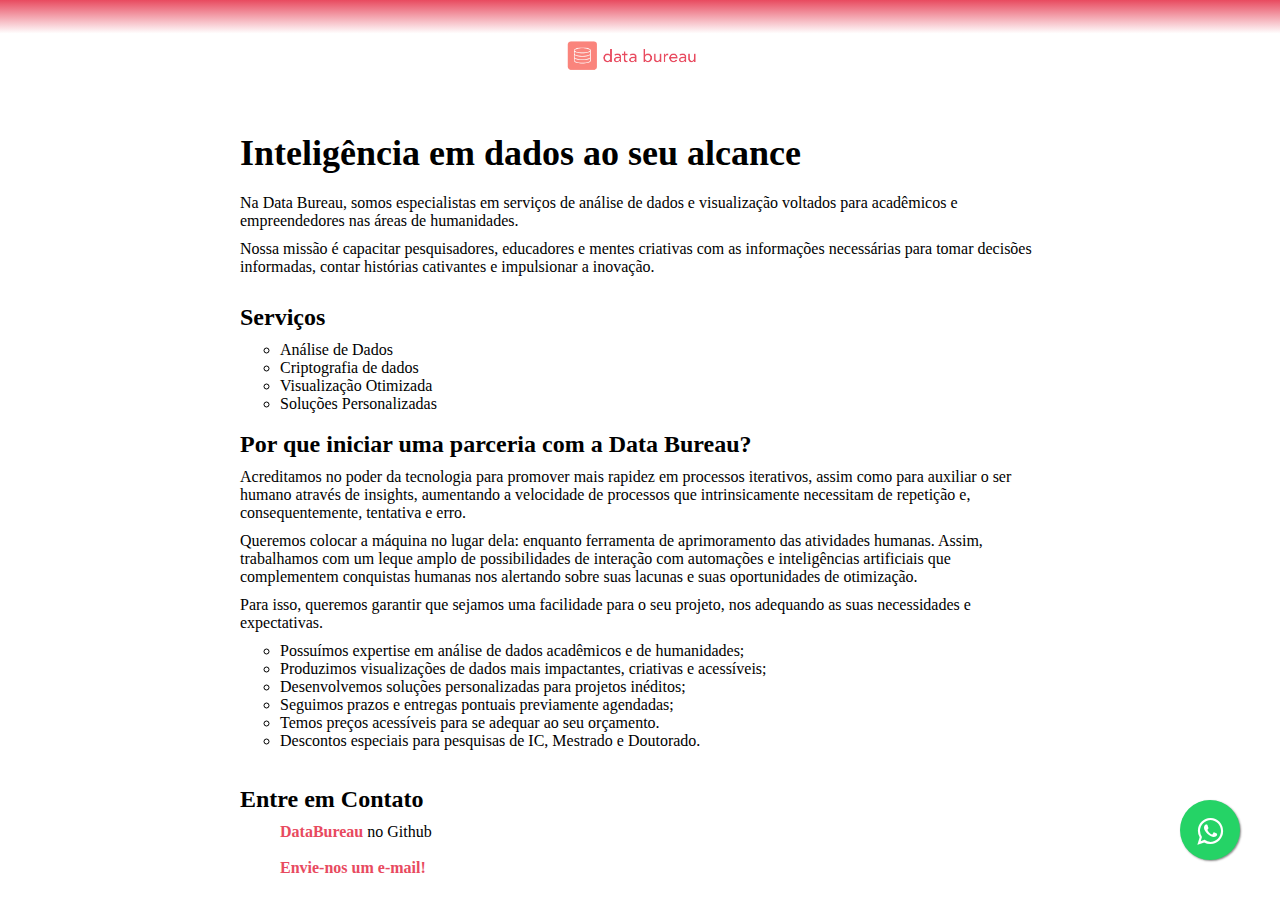
<file: index.html>
<!DOCTYPE html>
<html>
<head>
    <meta charset="UTF-8">
    <title>Data Bureau Inteligência em Dados</title>
    <!-- Link to CSS -->
    <link rel="stylesheet" type="text/css" href="main.css">
    <!--Link to JavaScript -->
    <script type="text/javascript" src="main.js"></script>
</head>
<body>
    <header>
        <nav>
            <img src="logo.png" alt="Logotipo da Data Bureau" class="logo">
            <!-- <ul>
                <li><a href="#">Home</a></li>
                <li><a href="#">Sobre Nós</a></li>
                <li><a href="#">Serviços</a></li>
                <li><a href="#">Contato</a></li>
            </ul> -->
        </nav>
    </header>
    <main>
        <h1>Inteligência em dados ao seu alcance</h1>
        <section>
            <p>
                Na Data Bureau, somos especialistas em serviços de análise de dados e visualização voltados para acadêmicos e empreendedores nas áreas de humanidades. 
            </p>
            <p>
                Nossa missão é capacitar pesquisadores, educadores e mentes criativas com as informações necessárias para tomar decisões informadas, contar histórias cativantes e impulsionar a inovação.
            </p>
        </section>
        <br>
        <section>
            <h2>Serviços</h2>
            <ul>
                <li>Análise de Dados</li>
                <li>Criptografia de dados</li>
                <li>Visualização Otimizada</li>
                <li>Soluções Personalizadas</li>
            </ul>
        </section>
        <br>
        <section>
            <h2>Por que iniciar uma parceria com a Data Bureau?</h2>
            <p>
                Acreditamos no poder da tecnologia para promover mais rapidez em processos iterativos, assim como para auxiliar o ser humano através de insights, aumentando a velocidade de processos que intrinsicamente necessitam de repetição e, consequentemente, tentativa e erro. 
            </p>
            <p>
                Queremos colocar a máquina no lugar dela: enquanto ferramenta de aprimoramento das atividades humanas. Assim, trabalhamos com um leque amplo de possibilidades de interação com automações e inteligências artificiais que complementem conquistas humanas nos alertando sobre suas lacunas e suas oportunidades de otimização.
            </p>
            <p>
                Para isso, queremos garantir que sejamos uma facilidade para o seu projeto, nos adequando as suas necessidades e expectativas.
            </p>
            <ul>
                <li>Possuímos expertise em análise de dados acadêmicos e de humanidades;</li>
                <li>Produzimos visualizações de dados mais impactantes, criativas e acessíveis;</li>
                <li>Desenvolvemos soluções personalizadas para projetos inéditos;</li>
                <li>Seguimos prazos e entregas pontuais previamente agendadas;</li>
                <li>Temos preços acessíveis para se adequar ao seu orçamento.</li>
                <li>Descontos especiais para pesquisas de IC, Mestrado e Doutorado.</li>
            </ul>
        <br>
        </section>
        <br/>
        <section>
            <h2>Entre em Contato</h2>
            <ul class="lista-contato">
                <li><a class="link" href="https://github.com/data-bureau">DataBureau</a> no Github</li>
                <br>
                <li><a href="mailto:ox-fandom.0e@icloud.com">Envie-nos um e-mail!</a></li>
            </ul>
        </section>
    </main>

    <footer>
        <link rel="stylesheet" href="https://maxcdn.bootstrapcdn.com/font-awesome/4.5.0/css/font-awesome.min.css">
        <a href="https://wa.me/5511999998888?text=Olá%20como%20vai" class="zap-icon" target="_blank">
        <i style="margin-top:16px" class="fa fa-whatsapp"></i>
        </a>
    </footer>
</body>
</html>
</file>
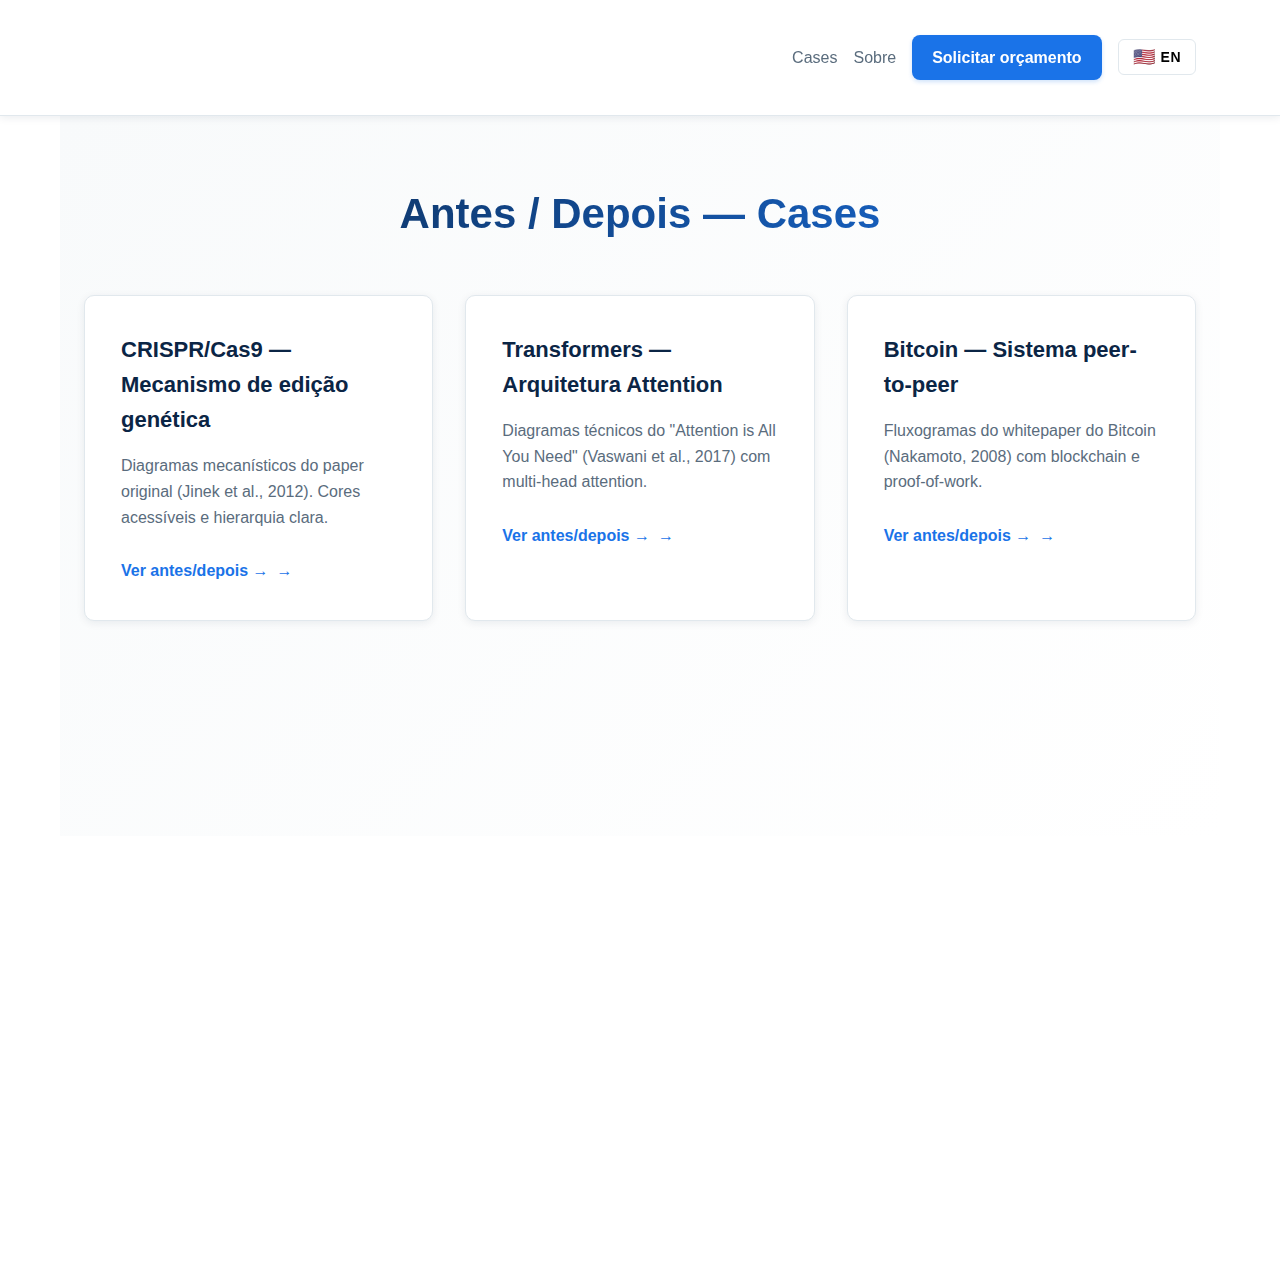
<file: cases/index.html>
<!DOCTYPE html>
<html lang="pt">
<head>
  <meta charset="utf-8">
  <meta name="viewport" content="width=device-width,initial-scale=1">
  <title>Cases — Data Bureau</title>
  <link rel="stylesheet" href="../assets/css/styles.css">
</head>
<body>
  <div id="header-placeholder"></div>
  
  <main class="container cases-list">
    <h1>Antes / Depois — Cases</h1>
    <div class="cards">
      <article class="card">
        <h3>CRISPR/Cas9 — Mecanismo de edição genética</h3>
        <p>Diagramas mecanísticos do paper original (Jinek et al., 2012). Cores acessíveis e hierarquia clara.</p>
        <a href="crispr.html">Ver antes/depois →</a>
      </article>

      <article class="card">
        <h3>Transformers — Arquitetura Attention</h3>
        <p>Diagramas técnicos do "Attention is All You Need" (Vaswani et al., 2017) com multi-head attention.</p>
        <a href="transformers.html">Ver antes/depois →</a>
      </article>

      <article class="card">
        <h3>Bitcoin — Sistema peer-to-peer</h3>
        <p>Fluxogramas do whitepaper do Bitcoin (Nakamoto, 2008) com blockchain e proof-of-work.</p>
        <a href="bitcoin.html">Ver antes/depois →</a>
      </article>
    </div>
  </main>
  
  <div id="footer-placeholder"></div>
  
  <script src="../assets/js/components.js"></script>
  <script src="../assets/js/main.js"></script>
</body>
</html>
</file>
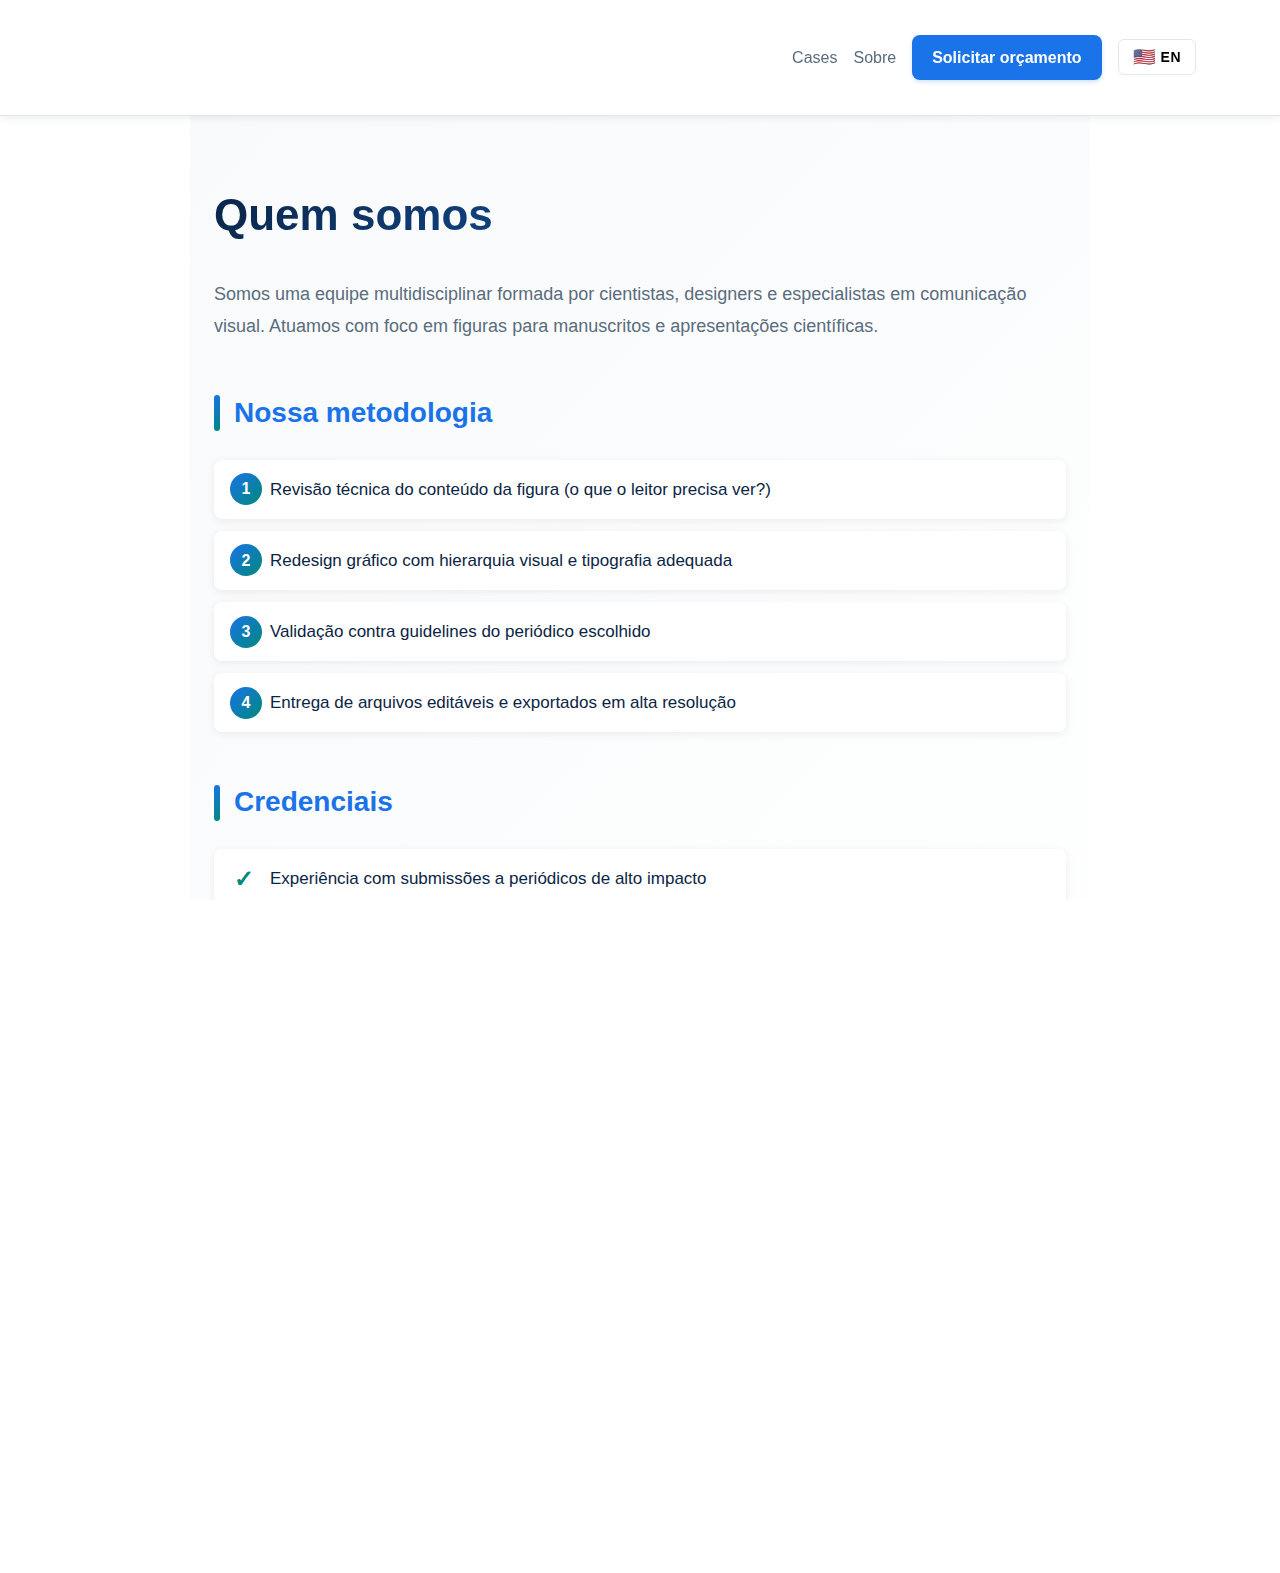
<file: about.html>
<!DOCTYPE html>
<html lang="pt">
<head>
  <meta charset="utf-8">
  <meta name="viewport" content="width=device-width,initial-scale=1">
  <title>Sobre — Data Bureau</title>
  <meta name="description" content="Equipe especializada em ciência e design que prepara figuras para publicações científicas.">
  <link rel="stylesheet" href="assets/css/styles.css">
  <link rel="canonical" href="/about.html">
  <meta property="og:title" content="Sobre — Data Bureau">
  <meta property="og:description" content="Equipe especializada em ciência e design que prepara figuras para publicações científicas.">
  <meta property="og:image" content="/assets/og-about.svg">
  <meta name="twitter:card" content="summary_large_image">
</head>
<body>
  <div id="header-placeholder"></div>
  
  <main class="container about">
    <h1 data-i18n="about.title">Quem somos</h1>
    <p data-i18n="about.p1">Somos uma equipe multidisciplinar formada por cientistas, designers e especialistas em comunicação visual. </br> Atuamos com foco em figuras para manuscritos e apresentações científicas.</p>
    <h2 data-i18n="about.method.title">Nossa metodologia</h2>
    <ol>
      <li data-i18n="about.method.1">Revisão técnica do conteúdo da figura (o que o leitor precisa ver?)</li>
      <li data-i18n="about.method.2">Redesign gráfico com hierarquia visual e tipografia adequada</li>
      <li data-i18n="about.method.3">Validação contra guidelines do periódico escolhido</li>
      <li data-i18n="about.method.4">Entrega de arquivos editáveis e exportados em alta resolução</li>
    </ol>
    <h2 data-i18n="about.creds.title">Credenciais</h2>
    <ul>
      <li data-i18n="about.creds.1">Experiência com submissões a periódicos de alto impacto</li>
      <li data-i18n="about.creds.2">Trabalho com paletas acessíveis e testes de daltonismo</li>
      <li data-i18n="about.creds.3">Prazos e entregas versáteis para reuniões e revisões</li>
    </ul>
  </main>
  
  <div id="footer-placeholder"></div>
  
  <script src="assets/js/components.js"></script>
  <script src="assets/js/main.js"></script>
</body>
</html>
</file>
<file: assets/css/styles.css>
/* Data Bureau — Modern Scientific Visualization Site */
:root{
  --bg:#ffffff;
  --ink:#0b2545;
  --muted:#5a6c7d;
  --accent:#1a73e8;
  --accent-hover:#1557b0;
  --secondary:#00897b;
  --secondary-hover:#00695c;
  --danger:#d32f2f;
  --card-bg:#f8fafb;
  --border:#e1e8ed;
  --shadow:0 2px 8px rgba(11,37,69,0.08);
  --shadow-lg:0 8px 24px rgba(11,37,69,0.12);
  --radius:10px;
}

*{box-sizing:border-box;margin:0;padding:0}
html{
  font-size:16px;
  -webkit-text-size-adjust:100%;
  -webkit-font-smoothing:antialiased;
  -moz-osx-font-smoothing:grayscale;
}
html,body{height:100%;overflow-x:hidden}
body{
  font-family: 'Inter', -apple-system, BlinkMacSystemFont, "Segoe UI", Roboto, "Helvetica Neue", Arial, sans-serif;
  color:var(--ink);
  background:var(--bg);
  line-height:1.6;
  font-size:16px;
  min-width:320px;
}

img{
  max-width:100%;
  height:auto;
  display:block;
}

.container{
  max-width:1160px;
  margin:0 auto;
  padding:32px 24px;
  width:100%;
}

/* Header & Navigation */
.site-header{
  background:#fff;
  border-bottom:1px solid var(--border);
  position:sticky;
  top:0;
  z-index:100;
  box-shadow:var(--shadow);
}
.nav{display:flex;align-items:center;justify-content:space-between;padding:16px 24px}
.brand{display:flex;align-items:center;gap:12px;text-decoration:none;color:var(--ink);font-weight:600}
.logo{width:180px;height:auto}
.nav-actions{display:flex;gap:16px;align-items:center}
.nav-link{
  color:var(--muted);
  text-decoration:none;
  font-weight:500;
  transition:color 0.2s;
}
.nav-link:hover{color:var(--accent)}
.nav-cta{
  background:var(--accent);
  color:#fff;
  padding:10px 20px;
  border-radius:8px;
  text-decoration:none;
  font-weight:600;
  transition:all 0.2s;
  box-shadow:0 2px 4px rgba(26,115,232,0.2);
}
.nav-cta:hover{
  background:var(--accent-hover);
  transform:translateY(-1px);
  box-shadow:0 4px 8px rgba(26,115,232,0.3);
}
.lang-toggle{
  background:transparent;
  border:1px solid var(--border);
  padding:8px 14px;
  border-radius:6px;
  cursor:pointer;
  font-weight:500;
  transition:all 0.2s;
  display:inline-flex;
  align-items:center;
  gap:6px;
  font-size:14px;
}
.lang-toggle:hover{
  border-color:var(--accent);
  color:var(--accent);
  transform:translateY(-1px);
}
.lang-icon{
  font-size:18px;
  line-height:1;
}
.lang-text{
  font-weight:600;
  letter-spacing:0.5px;
}

/* Footer language toggle - light colors */
.lang-toggle-footer{
  background:rgba(255,255,255,0.1);
  border:2px solid rgba(255,255,255,0.3);
  color:#fff;
  padding:10px 16px;
  backdrop-filter:blur(8px);
}
.lang-toggle-footer:hover{
  background:rgba(255,255,255,0.2);
  border-color:#fff;
  color:#fff;
  transform:translateY(-2px);
  box-shadow:0 4px 12px rgba(255,255,255,0.2);
}
.lang-toggle-footer .lang-text{
  color:#fff;
}

/* Mobile menu toggle */
.mobile-menu-toggle{
  display:none;
  flex-direction:column;
  gap:5px;
  background:transparent;
  border:none;
  cursor:pointer;
  padding:8px;
  z-index:101;
}
.mobile-menu-toggle span{
  width:25px;
  height:3px;
  background:var(--ink);
  border-radius:2px;
  transition:all 0.3s;
}
.mobile-menu-toggle.active span:nth-child(1){
  transform:rotate(45deg) translateY(8px);
}
.mobile-menu-toggle.active span:nth-child(2){
  opacity:0;
}
.mobile-menu-toggle.active span:nth-child(3){
  transform:rotate(-45deg) translateY(-8px);
}

/* Hero Section */
.hero{
  display:flex;
  gap:48px;
  align-items:center;
  padding:64px 24px;
  background:linear-gradient(135deg, #f8fafb 0%, #ffffff 100%);
}
.hero-content{flex:1}
.hero h1{
  font-size:42px;
  font-weight:700;
  margin-bottom:16px;
  line-height:1.2;
  background:linear-gradient(135deg, var(--ink) 0%, var(--accent) 100%);
  -webkit-background-clip:text;
  -webkit-text-fill-color:transparent;
  background-clip:text;
}
.lead{
  font-size:18px;
  color:var(--muted);
  margin-bottom:28px;
  line-height:1.7;
}
.cta-row{display:flex;gap:16px;flex-wrap:wrap}

/* Buttons */
.btn{
  display:inline-block;
  padding:14px 28px;
  border-radius:var(--radius);
  text-decoration:none;
  font-weight:600;
  font-size:16px;
  transition:all 0.2s;
  cursor:pointer;
  border:none;
}
.btn.primary{
  background:linear-gradient(135deg, var(--accent) 0%, #2196f3 100%);
  color:#fff;
  box-shadow:0 4px 12px rgba(26,115,232,0.3);
}
.btn.primary:hover{
  transform:translateY(-2px);
  box-shadow:0 6px 20px rgba(26,115,232,0.4);
}
.btn.secondary{
  background:#fff;
  color:var(--accent);
  border:2px solid var(--accent);
}
.btn.secondary:hover{
  background:var(--accent);
  color:#fff;
}

/* Hero Figure */
.hero-figure{
  width:460px;
  flex:0 0 460px;
  filter:drop-shadow(0 8px 24px rgba(11,37,69,0.12));
}

/* Before/After Comparison Slider */
.comparison-slider{
  width:390px;
  max-width:100%;
  height:280px;
  border-radius:12px;
  overflow:hidden;
  box-shadow:0 10px 40px rgba(11,37,69,0.15);
  position:relative;
  margin:0 auto;
}

.comparison-container{
  position:relative;
  width:100%;
  height:280px;
  overflow:hidden;
  user-select:none;
  -webkit-user-select:none;
  cursor:ew-resize;
  background:#f8f9fa;
  transition:box-shadow 0.3s ease;
}

.comparison-container:hover{
  box-shadow:inset 0 0 0 2px rgba(26,115,232,0.2);
}

/* Zoom button */
.zoom-slider-btn{
  position:absolute;
  bottom:16px;
  right:16px;
  width:36px;
  height:36px;
  background:rgba(255,255,255,0.95);
  border:2px solid #1a73e8;
  border-radius:50%;
  cursor:pointer;
  z-index:5;
  display:flex;
  align-items:center;
  justify-content:center;
  transition:all 0.2s ease;
  box-shadow:0 4px 12px rgba(11,37,69,0.2);
}

.zoom-slider-btn:hover{
  transform:scale(1.1);
  background:#1a73e8;
  color:#fff;
}

.zoom-slider-btn svg{
  width:20px;
  height:20px;
}

/* Zoom modal */
.slider-zoom-modal{
  display:none;
  position:fixed;
  top:0;
  left:0;
  width:100%;
  height:100%;
  background:rgba(11,37,69,0.95);
  z-index:9999;
  align-items:center;
  justify-content:center;
  padding:40px;
  backdrop-filter:blur(10px);
}

.slider-zoom-modal.active{
  display:flex;
}

.slider-zoom-content{
  position:relative;
  width:90%;
  max-width:1200px;
  height:80vh;
  max-height:800px;
}

.slider-zoom-close{
  position:absolute;
  top:-50px;
  right:0;
  width:40px;
  height:40px;
  background:rgba(255,255,255,0.1);
  border:2px solid #fff;
  border-radius:50%;
  color:#fff;
  font-size:24px;
  cursor:pointer;
  display:flex;
  align-items:center;
  justify-content:center;
  transition:all 0.2s ease;
}

.slider-zoom-close:hover{
  background:#fff;
  color:#0b2545;
  transform:rotate(90deg);
}

.slider-zoom-content .comparison-slider{
  width:780px;
  max-width:90vw;
  height:560px;
  max-height:80vh;
}

.slider-zoom-content .comparison-container{
  position:relative;
  width:100%;
  height:100%;
}

.slider-zoom-content .comparison-before,
.slider-zoom-content .comparison-after{
  position:absolute;
  top:0;
  left:0;
  width:100%;
  height:100%;
}

.slider-zoom-content .comparison-before{
  z-index:1;
}

.slider-zoom-content .comparison-after{
  z-index:2;
  overflow:hidden;
}

.slider-zoom-content .comparison-before svg,
.slider-zoom-content .comparison-after svg{
  width:780px !important;
  height:560px !important;
  max-width:780px;
  max-height:560px;
  min-width:780px;
  min-height:560px;
  display:block;
  position:absolute;
  top:0;
  left:0;
  object-fit:fill;
}

.slider-zoom-content .comparison-before svg{
  left:50%;
  transform:translateX(-50%);
  object-fit:contain;
}

.comparison-before,
.comparison-after{
  position:absolute;
  top:0;
  left:0;
  width:100%;
  height:280px;
}

.comparison-before{
  z-index:1;
}

.comparison-after{
  width:50%;
  z-index:2;
  overflow:hidden;
}

.comparison-before svg,
.comparison-after svg{
  width:390px !important;
  height:280px !important;
  max-width:390px;
  max-height:280px;
  min-width:390px;
  min-height:280px;
  display:block;
  position:absolute;
  top:0;
  left:0;
  object-fit:fill;
}

/* Centralizar a arte de ANTES */
.comparison-before svg{
  left:50%;
  transform:translateX(-50%);
  object-fit:contain;
}

.comparison-divider{
  position:absolute;
  top:0;
  left:50%;
  width:4px;
  height:100%;
  background:#1a73e8;
  box-shadow:0 0 10px rgba(26,115,232,0.5);
  transform:translateX(-2px);
  z-index:3;
  pointer-events:none;
}

.comparison-handle{
  position:absolute;
  top:50%;
  left:50%;
  transform:translate(-50%, -50%);
  width:48px;
  height:48px;
  cursor:ew-resize;
  z-index:4;
  pointer-events:all;
}

.comparison-handle:hover{
  transform:translate(-50%, -50%) scale(1.1);
}

.comparison-label{
  position:absolute;
  top:10px;
  padding:4px 8px;
  background:#fff;
  color:#0b2545;
  font-size:9px;
  font-weight:700;
  letter-spacing:1px;
  border-radius:3px;
  pointer-events:none;
  box-shadow:0 2px 6px rgba(11,37,69,0.3);
  border:1px solid #1a73e8;
}

.before-label{
  right:10px;
  z-index:1;
}

.after-label{
  left:10px;
  z-index:3;
}

.slider-caption{
  margin-top:16px;
  font-size:13px;
  color:var(--muted);
  font-style:italic;
  text-align:center;
  line-height:1.5;
  max-width:600px;
  margin-left:auto;
  margin-right:auto;
}

.slider-caption svg{
  opacity:0.6;
}

/* Content Sections */
section{margin:56px auto}
section h2{
  font-size:32px;
  font-weight:700;
  margin-bottom:20px;
  color:var(--ink);
}
section p{
  color:var(--muted);
  font-size:17px;
  line-height:1.7;
}

.problems,.how-it-works,.testimonials,.contact{
  background:var(--card-bg);
  border-radius:var(--radius);
  padding:48px;
  box-shadow:var(--shadow);
}

.benefits{
  list-style:none;
  margin:24px 0;
}
.benefits li{
  padding:12px 0 12px 32px;
  position:relative;
  color:var(--ink);
  font-weight:500;
}
.benefits li::before{
  content:'✓';
  position:absolute;
  left:0;
  color:var(--secondary);
  font-weight:700;
  font-size:20px;
}

.steps{
  list-style:none;
  counter-reset:step;
  margin:24px 0;
}
.steps li{
  padding:16px 0 16px 56px;
  position:relative;
  color:var(--ink);
  counter-increment:step;
}
.steps li::before{
  content:counter(step);
  position:absolute;
  left:0;
  top:12px;
  width:40px;
  height:40px;
  background:linear-gradient(135deg, var(--accent) 0%, var(--secondary) 100%);
  color:#fff;
  border-radius:50%;
  display:flex;
  align-items:center;
  justify-content:center;
  font-weight:700;
  font-size:18px;
}

/* Testimonials */
.carousel{
  background:#fff;
  padding:32px;
  border-radius:var(--radius);
  border-left:4px solid var(--accent);
  box-shadow:var(--shadow);
}
.carousel blockquote{
  margin:0;
  color:var(--muted);
  font-size:17px;
  font-style:italic;
  line-height:1.7;
}

/* Contact */
.contact{
  text-align:center;
  background:linear-gradient(135deg, #f8fafb 0%, #e8f4f8 100%);
}
.contact h2{margin-bottom:16px}
.contact p{margin-bottom:24px}
.meta-links{font-size:14px;color:var(--muted);margin-top:16px}

/* Cards for Cases */
.cases-list{
  background:linear-gradient(135deg, #f8fafb 0%, #ffffff 100%);
  min-height:80vh;
  padding:64px 24px;
}
.cases-list h1{
  font-size:42px;
  font-weight:700;
  margin-bottom:48px;
  text-align:center;
  background:linear-gradient(135deg, var(--ink) 0%, var(--accent) 100%);
  -webkit-background-clip:text;
  -webkit-text-fill-color:transparent;
  background-clip:text;
}
.cards{
  display:grid;
  grid-template-columns:repeat(auto-fit,minmax(300px,1fr));
  gap:32px;
  margin:48px 0;
  max-width:1200px;
  margin-left:auto;
  margin-right:auto;
}
.card{
  background:#fff;
  border:1px solid var(--border);
  padding:36px;
  border-radius:var(--radius);
  transition:all 0.4s cubic-bezier(0.175, 0.885, 0.32, 1.275);
  box-shadow:var(--shadow);
  position:relative;
  overflow:hidden;
}
.card::before{
  content:'';
  position:absolute;
  top:0;
  left:0;
  width:100%;
  height:4px;
  background:linear-gradient(90deg, var(--accent) 0%, var(--secondary) 100%);
  transform:scaleX(0);
  transform-origin:left;
  transition:transform 0.4s ease;
}
.card:hover::before{
  transform:scaleX(1);
}
.card:hover{
  transform:translateY(-8px) scale(1.02);
  box-shadow:var(--shadow-lg);
  border-color:var(--accent);
}
.card h3{
  margin:0 0 16px 0;
  color:var(--ink);
  font-size:22px;
  font-weight:700;
  transition:color 0.3s;
}
.card:hover h3{
  color:var(--accent);
}
.card p{
  margin:12px 0;
  font-size:16px;
  color:var(--muted);
  line-height:1.6;
}
.card a{
  color:var(--accent);
  text-decoration:none;
  font-weight:600;
  display:inline-flex;
  align-items:center;
  margin-top:16px;
  transition:all 0.3s;
}
.card a::after{
  content:'→';
  margin-left:8px;
  transition:transform 0.3s;
}
.card a:hover{
  color:var(--accent-hover);
}
.card a:hover::after{
  transform:translateX(4px);
}

/* Case Detail */
.case-detail{
  padding:64px 24px;
  background:linear-gradient(135deg, #f8fafb 0%, #ffffff 100%);
  min-height:80vh;
}
.case-detail a[href*="index"]{
  display:inline-flex;
  align-items:center;
  color:var(--muted);
  text-decoration:none;
  font-weight:500;
  margin-bottom:32px;
  transition:all 0.3s;
}
.case-detail a[href*="index"]:hover{
  color:var(--accent);
  transform:translateX(-4px);
}
.case-detail h1{
  font-size:40px;
  margin-bottom:32px;
  color:var(--ink);
  font-weight:700;
  background:linear-gradient(135deg, var(--ink) 0%, var(--accent) 100%);
  -webkit-background-clip:text;
  -webkit-text-fill-color:transparent;
  background-clip:text;
  animation:fadeInUp 0.6s ease-out;
}
.before-after{
  display:flex;
  gap:32px;
  flex-wrap:wrap;
  margin:48px 0;
}
.frame{
  flex:1;
  min-width:320px;
  background:#fff;
  border:1px solid var(--border);
  padding:28px;
  border-radius:var(--radius);
  text-align:center;
  box-shadow:var(--shadow);
  transition:all 0.4s cubic-bezier(0.175, 0.885, 0.32, 1.275);
  position:relative;
  overflow:hidden;
}
.frame::before{
  content:'';
  position:absolute;
  top:0;
  left:0;
  width:100%;
  height:100%;
  background:linear-gradient(135deg, rgba(26,115,232,0.05) 0%, rgba(0,137,123,0.05) 100%);
  opacity:0;
  transition:opacity 0.4s;
}
.frame::after{
  content:'🔍 Clique para ampliar';
  position:absolute;
  bottom:20px;
  left:50%;
  transform:translateX(-50%);
  background:rgba(26,115,232,0.95);
  color:#fff;
  padding:8px 16px;
  border-radius:20px;
  font-size:13px;
  font-weight:600;
  opacity:0;
  transition:opacity 0.3s, transform 0.3s;
  pointer-events:none;
  z-index:2;
  white-space:nowrap;
  box-shadow:0 4px 12px rgba(26,115,232,0.4);
}
.frame:hover::before{
  opacity:1;
}
.frame:hover::after{
  opacity:1;
  transform:translateX(-50%) translateY(-4px);
}
.frame:hover{
  transform:translateY(-6px) scale(1.02);
  box-shadow:var(--shadow-lg);
  border-color:var(--accent);
}
.frame h3{
  margin:0 0 20px 0;
  font-size:16px;
  color:var(--muted);
  text-transform:uppercase;
  letter-spacing:2px;
  font-weight:700;
  position:relative;
  z-index:1;
}
.frame img{
  max-width:100%;
  height:auto;
  border-radius:8px;
  box-shadow:0 4px 16px rgba(11,37,69,0.12);
  transition:transform 0.4s, box-shadow 0.4s;
  position:relative;
  z-index:1;
  cursor:zoom-in;
}
.frame:hover img{
  transform:scale(1.05);
  box-shadow:0 8px 24px rgba(11,37,69,0.2);
}
.case-detail > p{
  margin:24px 0;
  font-size:17px;
  color:var(--muted);
  line-height:1.7;
  animation:fadeInUp 0.6s ease-out 0.2s both;
}
.case-detail > p a{
  color:var(--accent);
  font-weight:600;
  text-decoration:none;
  transition:all 0.3s;
  border-bottom:2px solid transparent;
}
.case-detail > p a:hover{
  color:var(--accent-hover);
  border-bottom-color:var(--accent-hover);
}

/* About Page */
.about{
  background:linear-gradient(135deg, #f8fafb 0%, #ffffff 100%);
  min-height:80vh;
  padding:64px 24px;
  max-width:900px;
  margin:0 auto;
}
.about h1{
  margin-bottom:28px;
  font-size:44px;
  font-weight:700;
  background:linear-gradient(135deg, var(--ink) 0%, var(--accent) 100%);
  -webkit-background-clip:text;
  -webkit-text-fill-color:transparent;
  background-clip:text;
  animation:fadeInUp 0.6s ease-out;
}
.about > p{
  font-size:18px;
  line-height:1.8;
  color:var(--muted);
  margin-bottom:32px;
  animation:fadeInUp 0.6s ease-out 0.1s both;
}
.about h2{
  margin-top:48px;
  margin-bottom:20px;
  font-size:28px;
  color:var(--accent);
  font-weight:700;
  position:relative;
  padding-left:20px;
  animation:fadeInUp 0.6s ease-out 0.2s both;
}
.about h2::before{
  content:'';
  position:absolute;
  left:0;
  top:50%;
  transform:translateY(-50%);
  width:6px;
  height:80%;
  background:linear-gradient(135deg, var(--accent) 0%, var(--secondary) 100%);
  border-radius:3px;
}
.about ol,.about ul{
  margin:24px 0 24px 0;
  padding-left:0;
  list-style:none;
}
.about li{
  padding:16px 20px 16px 56px;
  color:var(--ink);
  font-size:17px;
  line-height:1.6;
  margin-bottom:12px;
  background:#fff;
  border-radius:8px;
  box-shadow:var(--shadow);
  position:relative;
  transition:all 0.3s;
  animation:fadeInUp 0.6s ease-out calc(0.3s + var(--item-index) * 0.1s) both;
}
.about li:hover{
  transform:translateX(8px);
  box-shadow:var(--shadow-lg);
  border-left:4px solid var(--accent);
}
.about ol{
  counter-reset:about-counter;
}
.about ol li{
  counter-increment:about-counter;
}
.about ol li::before{
  content:counter(about-counter);
  position:absolute;
  left:16px;
  top:50%;
  transform:translateY(-50%);
  width:32px;
  height:32px;
  background:linear-gradient(135deg, var(--accent) 0%, var(--secondary) 100%);
  color:#fff;
  border-radius:50%;
  display:flex;
  align-items:center;
  justify-content:center;
  font-weight:700;
  font-size:16px;
}
.about ul li::before{
  content:'✓';
  position:absolute;
  left:20px;
  top:50%;
  transform:translateY(-50%);
  color:var(--secondary);
  font-weight:700;
  font-size:24px;
}

/* Footer */
.site-footer{
  background:var(--ink);
  color:#fff;
  padding:48px 24px 24px;
  margin-top:80px;
}
.footer-grid{
  display:flex;
  justify-content:space-between;
  gap:32px;
  align-items:flex-start;
  flex-wrap:wrap;
}
.footer-grid div{flex:1;min-width:200px}
.footer-grid strong{font-size:18px;display:block;margin-bottom:8px;color:#fff}
.footer-grid p{color:#e1e8ed;font-size:14px;margin-bottom:12px}
.footer-grid h4{color:#fff;font-size:16px;margin-bottom:12px;font-weight:600}
.footer-grid nav a{
  color:#b0bec5;
  text-decoration:none;
  transition:color 0.2s;
}
.footer-grid nav a:hover{color:#fff}
.copyright{
  display:block;
  margin-top:32px;
  color:#78909c;
  font-size:14px;
  text-align:center;
  padding-top:24px;
  border-top:1px solid rgba(255,255,255,0.1);
}

/* Responsive */
@media (max-width:900px){
  .hero{flex-direction:column;padding:48px 24px}
  .hero h1{font-size:34px}
  .hero-figure{width:100%;max-width:400px}
  .nav-actions{flex-wrap:wrap}
  .problems,.how-it-works,.testimonials,.contact{padding:32px 24px}
  .footer-grid{flex-direction:column;gap:24px}
}

@media (max-width:600px){
  .hero h1{font-size:28px}
  .lead{font-size:16px}
  .btn{padding:12px 20px;font-size:15px}
  section h2{font-size:26px}
  .cards{grid-template-columns:1fr}
  .before-after{flex-direction:column}
}

/* Accessibility */
.sr-only{
  position:absolute;
  left:-10000px;
  width:1px;
  height:1px;
  overflow:hidden;
}

/* Animations */
@keyframes fadeInUp{
  from{opacity:0;transform:translateY(30px)}
  to{opacity:1;transform:translateY(0)}
}
@keyframes fadeIn{
  from{opacity:0}
  to{opacity:1}
}
@keyframes slideInLeft{
  from{opacity:0;transform:translateX(-30px)}
  to{opacity:1;transform:translateX(0)}
}
@keyframes slideInRight{
  from{opacity:0;transform:translateX(30px)}
  to{opacity:1;transform:translateX(0)}
}
@keyframes scaleIn{
  from{opacity:0;transform:scale(0.9)}
  to{opacity:1;transform:scale(1)}
}
@keyframes pulse{
  0%,100%{transform:scale(1)}
  50%{transform:scale(1.05)}
}
@keyframes float{
  0%,100%{transform:translateY(0px)}
  50%{transform:translateY(-10px)}
}

.hero-content{animation:fadeInUp 0.8s ease-out}
.hero-figure{animation:slideInRight 0.8s ease-out 0.2s both}

/* Sections with scroll-reveal won't have automatic animation */
.problems:not(.scroll-reveal){animation:fadeInUp 0.6s ease-out}
.how-it-works:not(.scroll-reveal){animation:fadeInUp 0.6s ease-out 0.1s both}
.testimonials:not(.scroll-reveal){animation:fadeInUp 0.6s ease-out 0.2s both}
.contact:not(.scroll-reveal){animation:scaleIn 0.6s ease-out 0.3s both}

/* Stagger animation for list items */
.benefits li{animation:fadeInUp 0.6s ease-out calc(0.3s + var(--item-index) * 0.1s) both}
.benefits li:nth-child(1){--item-index:0}
.benefits li:nth-child(2){--item-index:1}
.benefits li:nth-child(3){--item-index:2}
.benefits li:nth-child(4){--item-index:3}
.benefits li:nth-child(5){--item-index:4}

.steps li{animation:slideInLeft 0.6s ease-out calc(0.3s + var(--item-index) * 0.15s) both}
.steps li:nth-child(1){--item-index:0}
.steps li:nth-child(2){--item-index:1}
.steps li:nth-child(3){--item-index:2}
.steps li:nth-child(4){--item-index:3}

.cards .card{animation:scaleIn 0.6s ease-out calc(0.2s + var(--item-index) * 0.1s) both}
.cards .card:nth-child(1){--item-index:0}
.cards .card:nth-child(2){--item-index:1}
.cards .card:nth-child(3){--item-index:2}
.cards .card:nth-child(4){--item-index:3}

/* About page list items */
.about li:nth-child(1){--item-index:0}
.about li:nth-child(2){--item-index:1}
.about li:nth-child(3){--item-index:2}
.about li:nth-child(4){--item-index:3}
.about li:nth-child(5){--item-index:4}

/* Hover micro-interactions */
.nav-link{position:relative}
.nav-link::after{
  content:'';
  position:absolute;
  bottom:-4px;
  left:0;
  width:0;
  height:2px;
  background:var(--accent);
  transition:width 0.3s ease;
}
.nav-link:hover::after{width:100%}

/* Button ripple effect simulation */
.btn{
  position:relative;
  overflow:hidden;
}
.btn::before{
  content:'';
  position:absolute;
  top:50%;
  left:50%;
  width:0;
  height:0;
  border-radius:50%;
  background:rgba(255,255,255,0.3);
  transform:translate(-50%,-50%);
  transition:width 0.6s,height 0.6s;
}
.btn:active::before{
  width:300px;
  height:300px;
}

/* Smooth appearance for footer */
.site-footer{
  animation:fadeIn 0.8s ease-out 0.5s both;
}

/* Loading state for images */
img{
  opacity:0;
  animation:fadeIn 0.6s ease-out 0.2s both;
}

/* Scroll reveal - will be enhanced by JS */
.scroll-reveal{
  opacity:0;
  transform:translateY(30px);
  transition:all 0.6s ease-out;
  animation:fadeInUp 0.8s ease-out forwards;
}
.scroll-reveal.revealed{
  opacity:1;
  transform:translateY(0);
}

/* Back to top button */
.back-to-top{
  position:fixed;
  bottom:32px;
  right:32px;
  width:56px;
  height:56px;
  background:linear-gradient(135deg, var(--accent) 0%, var(--secondary) 100%);
  color:#fff;
  border:none;
  border-radius:50%;
  font-size:24px;
  font-weight:700;
  cursor:pointer;
  box-shadow:0 4px 16px rgba(26,115,232,0.4);
  opacity:0;
  visibility:hidden;
  transform:scale(0.8);
  transition:all 0.3s cubic-bezier(0.175, 0.885, 0.32, 1.275);
  z-index:1000;
}
.back-to-top.visible{
  opacity:1;
  visibility:visible;
  transform:scale(1);
}
.back-to-top:hover{
  transform:scale(1.1) translateY(-4px);
  box-shadow:0 6px 24px rgba(26,115,232,0.5);
}
.back-to-top:active{
  transform:scale(0.95);
}

/* Enhanced focus states for accessibility */
*:focus-visible{
  outline:3px solid var(--accent);
  outline-offset:2px;
  border-radius:4px;
}

/* Selection color */
::selection{
  background:var(--accent);
  color:#fff;
}
::-moz-selection{
  background:var(--accent);
  color:#fff;
}

/* Smooth transitions for all interactive elements */
a,button,input,textarea,select{
  transition:all 0.3s ease;
}

/* Custom scrollbar */
::-webkit-scrollbar{
  width:12px;
}
::-webkit-scrollbar-track{
  background:var(--card-bg);
}
::-webkit-scrollbar-thumb{
  background:linear-gradient(135deg, var(--accent) 0%, var(--secondary) 100%);
  border-radius:6px;
}
::-webkit-scrollbar-thumb:hover{
  background:linear-gradient(135deg, var(--accent-hover) 0%, var(--secondary-hover) 100%);
}

/* Loading spinner (optional, for async content) */
.spinner{
  width:40px;
  height:40px;
  border:4px solid var(--border);
  border-top-color:var(--accent);
  border-radius:50%;
  animation:spin 0.8s linear infinite;
}
@keyframes spin{
  to{transform:rotate(360deg)}
}

/* Page preloader */
.page-preloader{
  position:fixed;
  top:0;
  left:0;
  width:100%;
  height:100%;
  background:var(--bg);
  display:flex;
  align-items:center;
  justify-content:center;
  z-index:9999;
  transition:opacity 0.3s;
}

/* Tooltip for accessibility */
[data-tooltip]{
  position:relative;
}
[data-tooltip]::after{
  content:attr(data-tooltip);
  position:absolute;
  bottom:calc(100% + 8px);
  left:50%;
  transform:translateX(-50%) translateY(-4px);
  padding:6px 12px;
  background:var(--ink);
  color:#fff;
  font-size:13px;
  white-space:nowrap;
  border-radius:6px;
  opacity:0;
  pointer-events:none;
  transition:all 0.3s;
}
[data-tooltip]:hover::after{
  opacity:1;
  transform:translateX(-50%) translateY(0);
}

/* Checklist Accordion */
.checklist-accordion{
  margin:32px 0;
  background:#fff;
  border:1px solid var(--border);
  border-radius:var(--radius);
  box-shadow:var(--shadow);
  overflow:hidden;
  transition:all 0.3s;
}
.checklist-accordion:hover{
  box-shadow:var(--shadow-lg);
  border-color:var(--accent);
}
.checklist-accordion summary{
  padding:20px 24px;
  cursor:pointer;
  font-weight:600;
  font-size:17px;
  color:var(--accent);
  background:linear-gradient(135deg, rgba(26,115,232,0.05) 0%, rgba(0,137,123,0.05) 100%);
  list-style:none;
  display:flex;
  align-items:center;
  gap:12px;
  transition:all 0.3s;
  user-select:none;
}
.checklist-accordion summary::-webkit-details-marker{
  display:none;
}
.checklist-accordion summary::before{
  content:'▶';
  font-size:12px;
  transition:transform 0.3s;
  flex-shrink:0;
}
.checklist-accordion[open] summary::before{
  transform:rotate(90deg);
}
.checklist-accordion summary:hover{
  background:linear-gradient(135deg, rgba(26,115,232,0.1) 0%, rgba(0,137,123,0.1) 100%);
  padding-left:28px;
}
.checklist-content{
  padding:28px 24px;
  animation:fadeInUp 0.4s ease-out;
  border-top:1px solid var(--border);
}
.checklist-content h3{
  font-size:22px;
  color:var(--ink);
  margin-bottom:16px;
  font-weight:700;
}
.checklist-content > p{
  color:var(--muted);
  margin-bottom:20px;
  line-height:1.7;
}
.checklist-content ul.checklist,
.checklist-content ol.checklist{
  list-style:none;
  counter-reset:checklist-item;
  margin:20px 0;
  padding:0;
}
.checklist-content ul.checklist li,
.checklist-content ol.checklist li{
  padding:12px 0 12px 36px;
  position:relative;
  color:var(--ink);
  line-height:1.7;
  transition:all 0.3s;
}
.checklist-content ul.checklist li:hover,
.checklist-content ol.checklist li:hover{
  color:var(--accent);
  padding-left:40px;
}
.checklist-content ul.checklist li::before{
  content:'✓';
  position:absolute;
  left:0;
  top:12px;
  width:24px;
  height:24px;
  background:linear-gradient(135deg, var(--accent) 0%, var(--secondary) 100%);
  color:#fff;
  border-radius:50%;
  display:flex;
  align-items:center;
  justify-content:center;
  font-weight:700;
  font-size:14px;
  flex-shrink:0;
}
.checklist-content ol.checklist li{
  counter-increment:checklist-item;
}
.checklist-content ol.checklist li::before{
  content:counter(checklist-item);
  position:absolute;
  left:0;
  top:12px;
  width:24px;
  height:24px;
  background:linear-gradient(135deg, var(--accent) 0%, var(--secondary) 100%);
  color:#fff;
  border-radius:50%;
  display:flex;
  align-items:center;
  justify-content:center;
  font-weight:700;
  font-size:14px;
  flex-shrink:0;
}
.checklist-content .note{
  margin-top:24px;
  padding:16px 20px;
  background:linear-gradient(135deg, rgba(255,193,7,0.1) 0%, rgba(255,152,0,0.1) 100%);
  border-left:4px solid #ff9800;
  border-radius:6px;
  color:var(--ink);
  font-size:15px;
  line-height:1.6;
}
.checklist-content .note strong{
  color:var(--accent);
}

/* Image Lightbox / Zoom */
.lightbox{
  position:fixed;
  top:0;
  left:0;
  width:100%;
  height:100%;
  background:rgba(11,37,69,0.95);
  backdrop-filter:blur(8px);
  z-index:10000;
  display:flex;
  align-items:center;
  justify-content:center;
  opacity:0;
  pointer-events:none;
  transition:opacity 0.3s ease;
}
.lightbox.active{
  opacity:1;
  pointer-events:auto;
}
.lightbox-content{
  position:relative;
  max-width:90vw;
  max-height:90vh;
  animation:zoomIn 0.3s ease-out;
}
.lightbox-content img{
  max-width:100%;
  max-height:90vh;
  width:auto;
  height:auto;
  border-radius:8px;
  box-shadow:0 20px 60px rgba(0,0,0,0.5);
  cursor:zoom-out;
}
.lightbox-close{
  position:absolute;
  top:-50px;
  right:0;
  background:rgba(255,255,255,0.2);
  color:#fff;
  border:2px solid rgba(255,255,255,0.5);
  border-radius:50%;
  width:40px;
  height:40px;
  font-size:28px;
  line-height:1;
  cursor:pointer;
  display:flex;
  align-items:center;
  justify-content:center;
  transition:all 0.3s;
  backdrop-filter:blur(4px);
}
.lightbox-close:hover{
  background:rgba(255,255,255,0.3);
  border-color:#fff;
  transform:rotate(90deg);
}
@keyframes zoomIn{
  from{
    transform:scale(0.8);
    opacity:0;
  }
  to{
    transform:scale(1);
    opacity:1;
  }
}

/* Mobile responsive lightbox */
@media (max-width:768px){
  .lightbox-close{
    top:10px;
    right:10px;
    width:36px;
    height:36px;
    font-size:24px;
  }
  .lightbox-content{
    max-width:95vw;
    max-height:85vh;
  }
}

/* ========================================
   RESPONSIVE DESIGN - MEDIA QUERIES
======================================== */

/* Tablet and below (768px) */
@media (max-width:768px){
  /* Container and spacing */
  .container{
    max-width:100%;
    padding:40px 20px;
  }
  
  /* Typography - removed !important, using more specific selectors */
  body h1, .hero h1, .case-detail h1, .about h1, .cases-list h1{font-size:32px}
  body h2, section h2, .about h2{font-size:26px}
  body h3, .frame h3, .card h3{font-size:20px}
  body p, section p, .hero p, .about p{font-size:16px}
  
  /* Header - Mobile menu */
  .site-header{
    padding:0;
  }
  .nav{
    padding:16px 20px;
    flex-wrap:wrap;
  }
  .brand{
    z-index:101;
  }
  .logo{
    width:140px;
  }
  .mobile-menu-toggle{
    display:flex;
  }
  .nav-actions{
    position:fixed;
    top:0;
    right:-100%;
    width:280px;
    height:100vh;
    background:#fff;
    flex-direction:column;
    gap:0;
    padding:80px 32px 32px;
    box-shadow:-4px 0 24px rgba(11,37,69,0.1);
    transition:right 0.3s ease-in-out;
    z-index:100;
    overflow-y:auto;
  }
  .nav-actions.active{
    right:0;
  }
  .nav-actions a, .nav-actions button{
    width:100%;
    text-align:center;
    padding:14px 20px;
    border-radius:8px;
    margin-bottom:12px;
  }
  .nav-link{
    display:block;
    border:1px solid var(--border);
  }
  .nav-link:hover{
    background:var(--card-bg);
  }
  .nav-cta{
    margin-top:8px;
  }
  .lang-toggle{
    margin-top:16px;
  }
  
  /* Mobile menu overlay */
  .mobile-menu-overlay{
    position:fixed;
    top:0;
    left:0;
    width:100%;
    height:100%;
    background:rgba(11,37,69,0.5);
    backdrop-filter:blur(2px);
    opacity:0;
    pointer-events:none;
    transition:opacity 0.3s;
    z-index:99;
  }
  .mobile-menu-overlay.active{
    opacity:1;
    pointer-events:auto;
  }
  
  /* Hero section */
  .hero{
    flex-direction:column;
    padding:48px 20px;
    gap:32px;
  }
  .hero-content{
    text-align:center;
  }
  .hero h1{
    font-size:36px;
    line-height:1.2;
  }
  .hero p{
    font-size:17px;
  }
  .hero-figure{
    width:100%;
    max-width:400px;
    flex:0 0 auto;
    margin:0 auto;
  }
  .cta-row{
    justify-content:center;
  }
  
  /* Content sections */
  section{
    margin:40px auto;
  }
  .problems, .how-it-works, .testimonials, .contact{
    padding:32px 24px;
  }
  
  /* Cards */
  .cards{
    grid-template-columns:1fr;
    gap:24px;
  }
  .card{
    padding:24px;
  }
  
  /* Case detail before-after */
  .before-after{
    flex-direction:column;
    gap:24px;
  }
  .frame{
    min-width:100%;
  }
  .frame::after{
    font-size:11px;
    padding:6px 12px;
  }
  
  /* About page lists */
  .about li{
    padding:12px 16px 12px 48px;
    font-size:16px;
  }
  .about li::before{
    width:32px;
    height:32px;
    font-size:16px;
  }
  
  /* Checklist accordion */
  .checklist-accordion summary{
    padding:16px 20px;
    font-size:15px;
  }
  .checklist-content{
    padding:20px 16px;
  }
  .checklist-content h3{
    font-size:19px;
  }
  .checklist-content ul.checklist li,
  .checklist-content ol.checklist li{
    padding:10px 0 10px 32px;
    font-size:15px;
  }
  
  /* Footer */
  .footer-grid{
    grid-template-columns:1fr;
    gap:32px;
    text-align:center;
  }
  .footer-section h4{
    font-size:16px;
  }
  .footer-links{
    justify-content:center;
  }
  
  /* Buttons */
  .btn{
    width:100%;
    text-align:center;
    padding:12px 24px;
    font-size:15px;
  }
}

/* Mobile phones (480px) */
@media (max-width:480px){
  /* Even smaller typography */
  body h1, .hero h1, .case-detail h1, .about h1, .cases-list h1{font-size:28px}
  body h2, section h2, .about h2{font-size:22px}
  body h3, .frame h3, .card h3{font-size:18px}
  body p, section p, .hero p, .about p{font-size:15px}
  
  /* Hero */
  .hero h1{
    font-size:30px;
  }
  .hero p{
    font-size:16px;
  }
  
  /* Reduce padding everywhere */
  .container{
    padding:32px 16px;
  }
  .problems, .how-it-works, .testimonials, .contact{
    padding:24px 16px;
  }
  .card{
    padding:20px;
  }
  
  /* Case detail */
  .case-detail{
    padding:48px 16px;
  }
  .case-detail h1{
    font-size:28px;
  }
  .frame{
    padding:20px;
  }
  .frame h3{
    font-size:14px;
  }
  
  /* Steps and benefits lists */
  .steps li{
    padding:12px 0 12px 48px;
    font-size:15px;
  }
  .steps li::before{
    width:36px;
    height:36px;
    font-size:16px;
  }
  .benefits li{
    padding:10px 0 10px 28px;
    font-size:15px;
  }
  
  /* About page */
  .about{
    padding:48px 16px;
  }
  .about h1{
    font-size:32px;
  }
  .about h2{
    font-size:22px;
  }
  .about li{
    padding:12px 12px 12px 44px;
  }
  
  /* Back to top button */
  .back-to-top{
    width:44px;
    height:44px;
    bottom:16px;
    right:16px;
    font-size:20px;
  }
  
  /* Checklist */
  .checklist-content ul.checklist li::before,
  .checklist-content ol.checklist li::before{
    width:22px;
    height:22px;
    font-size:12px;
  }
}

/* Large tablets and small laptops (992px to 1200px) */
@media (min-width:769px) and (max-width:1200px){
  .container{
    max-width:960px;
  }
  .hero{
    gap:40px;
  }
  .hero-figure{
    width:380px;
    flex:0 0 380px;
  }
  .cards{
    grid-template-columns:repeat(2, 1fr);
  }
}

/* Extra large screens (1400px+) */
@media (min-width:1400px){
  .container{
    max-width:1320px;
  }
  .hero{
    padding:80px 48px;
  }
  section{
    margin:72px auto;
  }
  .problems, .how-it-works, .testimonials, .contact{
    padding:56px;
  }
}

/* Budget Modal */
.budget-modal{
  display:none;
  position:fixed;
  z-index:10000;
  left:0;
  top:0;
  width:100%;
  height:100%;
  overflow:auto;
  background:rgba(11,37,69,0.95);
  backdrop-filter:blur(8px);
  animation:fadeIn 0.3s ease;
}

.budget-modal.active{
  display:flex;
  align-items:center;
  justify-content:center;
}

.budget-modal-content{
  position:relative;
  background:#fff;
  margin:20px;
  padding:0;
  border-radius:16px;
  width:90%;
  max-width:680px;
  max-height:90vh;
  box-shadow:0 20px 60px rgba(0,0,0,0.3);
  animation:slideUp 0.4s ease;
  overflow:hidden;
}

.budget-modal-close{
  position:absolute;
  top:16px;
  right:16px;
  z-index:10001;
  background:#fff;
  border:2px solid #0b2545;
  color:#0b2545;
  font-size:32px;
  font-weight:700;
  cursor:pointer;
  width:48px;
  height:48px;
  border-radius:50%;
  display:flex;
  align-items:center;
  justify-content:center;
  transition:all 0.3s ease;
  line-height:1;
  padding:0;
  box-shadow:0 4px 12px rgba(0,0,0,0.2);
}

.budget-modal-close:hover{
  background:#0b2545;
  color:#fff;
  transform:rotate(90deg);
}

.budget-modal-body{
  width:100%;
  height:90vh;
  max-height:1250px;
  overflow:auto;
}

.budget-modal-body iframe{
  width:100%;
  min-height:1202px;
  border:none;
}

@keyframes slideUp{
  from{
    transform:translateY(50px);
    opacity:0;
  }
  to{
    transform:translateY(0);
    opacity:1;
  }
}

/* Estilo para botão nav-cta quando é button */
button.nav-cta{
  cursor:pointer;
  font-family:inherit;
  font-size:inherit;
  text-decoration:none;
  display:inline-block;
}

/* Print styles */
@media print{
  .site-header, .site-footer, .back-to-top, .page-preloader, .lightbox, .budget-modal{
    display:none;
  }
  body{
    background:#fff;
    color:#000;
  }
  .container{
    max-width:100%;
  }
  a{
    text-decoration:underline;
    color:#000;
  }
}
</file>
<file: main.css>
/* Reset some default styles */
body, h1, h2, h3, p, ul, li {
  margin: 0;
  padding: 5 5 5 5;
}

/* Basic styling for the header */
header {
  background-image: linear-gradient(#E84A5F, rgb(255, 255, 255) 30%);
  color: #fff;
  padding: 10px 0;
  text-align: center;
}

nav ul {
  list-style-type: none;
}

nav ul li {
  display: inline;
  margin-right: 20px;
  
}

nav ul li a {
  text-decoration: none;
  color: #E84A5F;
}

/* Styling for the main content */
main {
  max-width: 800px;
  margin: 0 auto;
  padding: 20px;
  text-align: left;
}

main a {
  font-weight: bold;
  text-decoration: none; 
  color: #E84A5F; 
  transition: color 0.3s;
}

main a:hover {
  color: #0056b3;
}

main h1 {
  font-size: 36px;
  margin-bottom: 20px;
}

main img {
  max-width: 100%;
  height: auto;
  margin-bottom: 20px;
}

section h2 {
  font-size: 24px;
  margin-bottom: 10px;
}

section p {
  margin-bottom: 10px;
}

section ul {
  list-style: circle;
}

.lista-contato {
  list-style: none;
}

section li {
  animation: fadeIn 0.5s linear;
  animation-fill-mode: both;
}

section li:nth-child(1) {
  animation-delay: 0.25s;
}

section li:nth-child(2) {
  animation-delay: 0.5s;
}

section li:nth-child(3) {
  animation-delay: 0.75s;
}

section li:nth-child(4) {
  animation-delay: 1s;
}

section li:nth-child(5) {
  animation-delay: 1.25s;
}

@-webkit-keyframes fadeIn {
  0% {
    opacity: 0;
    top: 100px;
 }
  75% {
    opacity: 0.5;
    top: 0px;
 }
  100% {
    opacity: 1;
 }
}

.logo {
  width: 200px;
  margin: 0 auto;
  display: flex;
}

.zap-icon{
  position:fixed;
  width:60px;
  height:60px;
  bottom:40px;
  right:40px;
  background-color:#25d366;
  color:#FFF;
  border-radius:50px;
  text-align:center;
  font-size:30px;
  box-shadow: 1px 1px 2px #888;
  z-index:1000;
}
</file>
